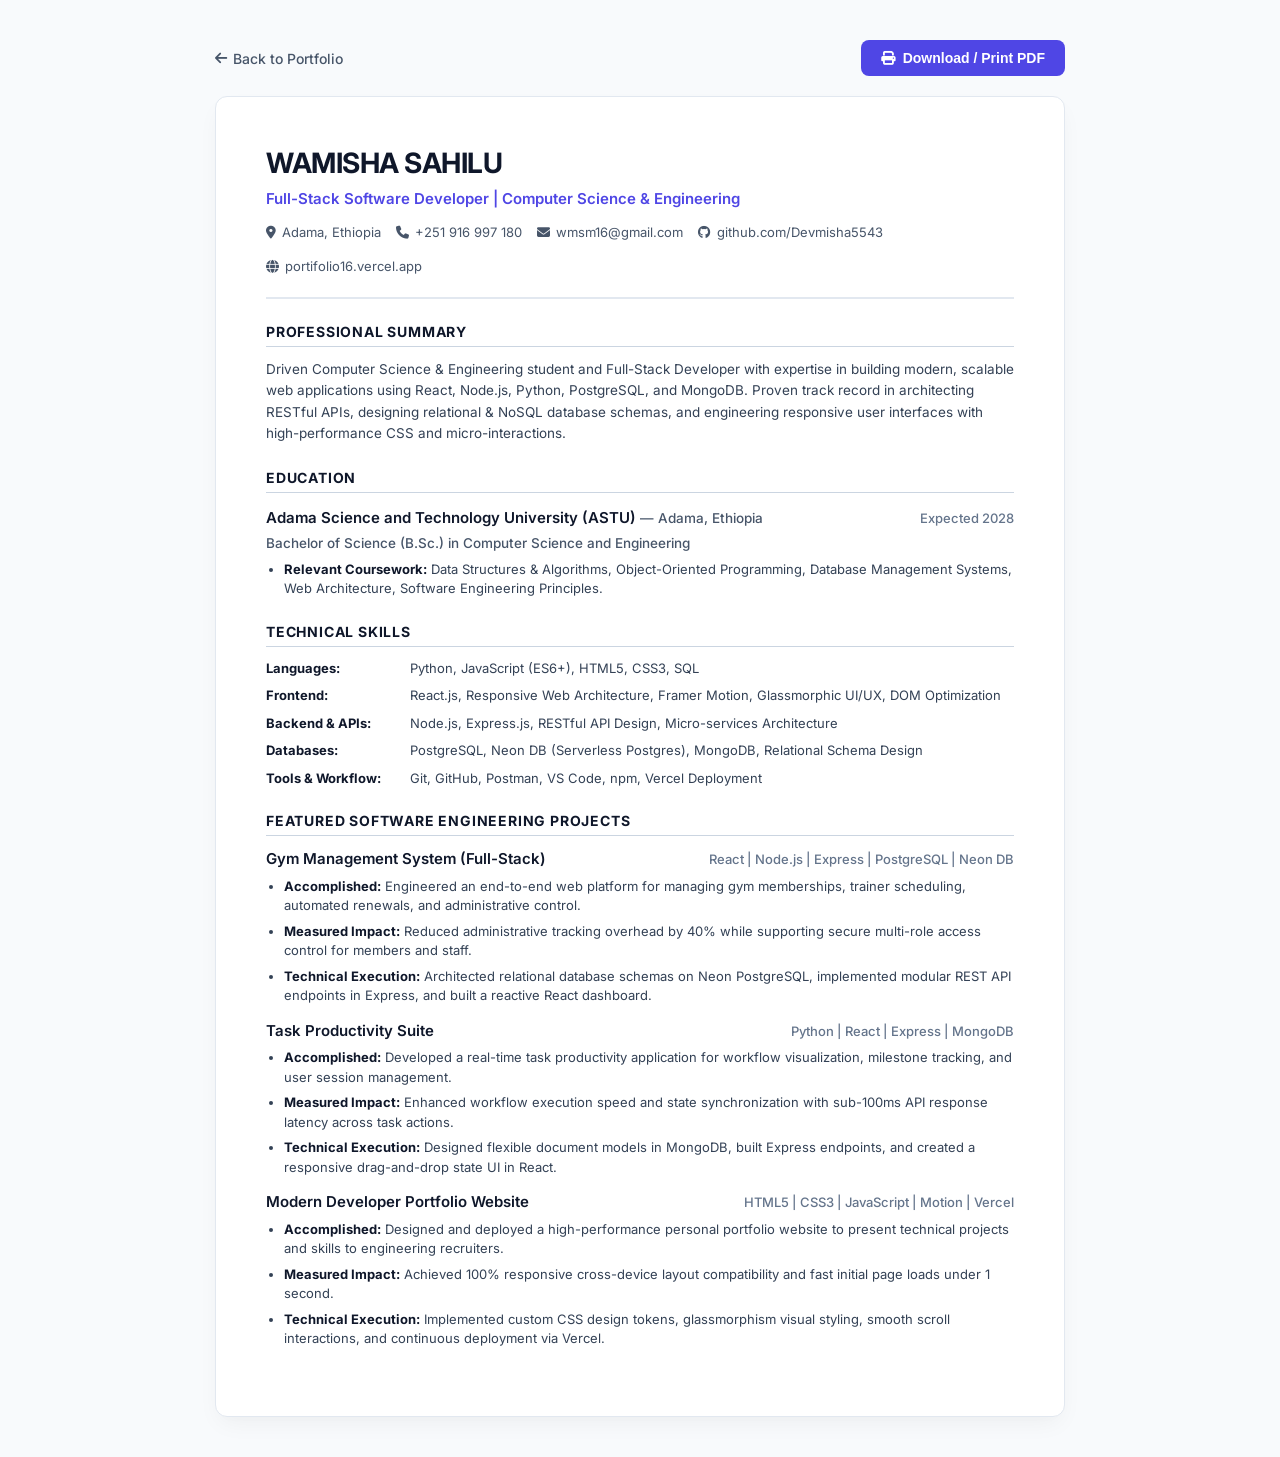
<file: resume.html>
<!DOCTYPE html>
<html lang="en">
<head>
  <meta charset="UTF-8">
  <meta name="viewport" content="width=device-width, initial-scale=1.0">
  <title>Wamisha Sahilu - Resume</title>
  <link rel="preconnect" href="https://fonts.googleapis.com">
  <link rel="preconnect" href="https://fonts.gstatic.com" crossorigin>
  <link href="https://fonts.googleapis.com/css2?family=Inter:wght@300;400;500;600;700&display=swap" rel="stylesheet">
  <link rel="stylesheet" href="https://cdnjs.cloudflare.com/ajax/libs/font-awesome/6.5.1/css/all.min.css">
  <style>
    * {
      box-sizing: border-box;
      margin: 0;
      padding: 0;
    }
    body {
      font-family: 'Inter', system-ui, -apple-system, sans-serif;
      color: #1e293b;
      background-color: #f8fafc;
      line-height: 1.5;
      padding: 40px 20px;
    }
    .print-bar {
      max-width: 850px;
      margin: 0 auto 20px auto;
      display: flex;
      justify-content: space-between;
      align-items: center;
    }
    .btn-print {
      background: #4f46e5;
      color: #fff;
      border: none;
      padding: 10px 20px;
      font-size: 14px;
      font-weight: 600;
      border-radius: 8px;
      cursor: pointer;
      display: inline-flex;
      align-items: center;
      gap: 8px;
      transition: background 0.2s ease;
      text-decoration: none;
    }
    .btn-print:hover {
      background: #4338ca;
    }
    .btn-back {
      color: #475569;
      text-decoration: none;
      font-size: 14px;
      font-weight: 500;
      display: inline-flex;
      align-items: center;
      gap: 6px;
    }
    .btn-back:hover {
      color: #1e293b;
    }

    .resume-paper {
      max-width: 850px;
      margin: 0 auto;
      background: #ffffff;
      padding: 45px 50px;
      border-radius: 12px;
      box-shadow: 0 10px 25px -5px rgba(0, 0, 0, 0.05), 0 8px 10px -6px rgba(0, 0, 0, 0.01);
      border: 1px solid #e2e8f0;
    }

    /* Header */
    .header {
      border-bottom: 2px solid #e2e8f0;
      padding-bottom: 20px;
      margin-bottom: 22px;
    }
    .name {
      font-size: 28px;
      font-weight: 700;
      color: #0f172a;
      letter-spacing: -0.5px;
      text-transform: uppercase;
    }
    .title-sub {
      font-size: 15px;
      font-weight: 600;
      color: #4f46e5;
      margin-top: 4px;
    }
    .contact-row {
      display: flex;
      flex-wrap: wrap;
      gap: 15px;
      margin-top: 12px;
      font-size: 13px;
      color: #475569;
    }
    .contact-item {
      display: inline-flex;
      align-items: center;
      gap: 6px;
    }
    .contact-item a {
      color: #475569;
      text-decoration: none;
    }
    .contact-item a:hover {
      color: #4f46e5;
      text-decoration: underline;
    }

    /* Sections */
    .section {
      margin-bottom: 22px;
    }
    .section-title {
      font-size: 14px;
      font-weight: 700;
      text-transform: uppercase;
      letter-spacing: 0.8px;
      color: #0f172a;
      border-bottom: 1.5px solid #cbd5e1;
      padding-bottom: 4px;
      margin-bottom: 12px;
    }

    .summary-text {
      font-size: 13.5px;
      color: #334155;
      line-height: 1.6;
    }

    /* Education & Projects */
    .item-header {
      display: flex;
      justify-content: space-between;
      align-items: baseline;
      margin-bottom: 4px;
    }
    .item-title {
      font-size: 15px;
      font-weight: 600;
      color: #0f172a;
    }
    .item-subtitle {
      font-size: 13.5px;
      font-weight: 500;
      color: #475569;
    }
    .item-date {
      font-size: 13px;
      font-weight: 500;
      color: #64748b;
    }
    .bullet-list {
      margin-top: 6px;
      padding-left: 18px;
    }
    .bullet-list li {
      font-size: 13px;
      color: #334155;
      margin-bottom: 6px;
      line-height: 1.5;
    }
    .bullet-list li strong {
      color: #0f172a;
    }

    /* Skills Grid */
    .skills-group {
      margin-bottom: 8px;
      font-size: 13px;
      color: #334155;
    }
    .skills-group strong {
      color: #0f172a;
      display: inline-block;
      min-width: 140px;
    }

    /* Print Stylesheet for PDF Export */
    @media print {
      body {
        background: #fff;
        padding: 0;
      }
      .print-bar {
        display: none !important;
      }
      .resume-paper {
        box-shadow: none;
        border: none;
        padding: 0;
        max-width: 100%;
      }
      a {
        text-decoration: none !important;
        color: #1e293b !important;
      }
    }
  </style>
</head>
<body>

  <div class="print-bar">
    <a href="index.html" class="btn-back"><i class="fas fa-arrow-left"></i> Back to Portfolio</a>
    <button onclick="window.print()" class="btn-print"><i class="fas fa-print"></i> Download / Print PDF</button>
  </div>

  <main class="resume-paper">
    <!-- Header -->
    <header class="header">
      <h1 class="name">Wamisha Sahilu</h1>
      <div class="title-sub">Full-Stack Software Developer | Computer Science &amp; Engineering</div>
      <div class="contact-row">
        <span class="contact-item"><i class="fas fa-map-marker-alt"></i> Adama, Ethiopia</span>
        <span class="contact-item"><i class="fas fa-phone"></i> +251 916 997 180</span>
        <span class="contact-item"><i class="fas fa-envelope"></i> <a href="mailto:wmsm16@gmail.com">wmsm16@gmail.com</a></span>
        <span class="contact-item"><i class="fab fa-github"></i> <a href="https://github.com/Devmisha5543" target="_blank">github.com/Devmisha5543</a></span>
        <span class="contact-item"><i class="fas fa-globe"></i> <a href="https://portifolio16.vercel.app" target="_blank">portifolio16.vercel.app</a></span>
      </div>
    </header>

    <!-- Executive Summary -->
    <section class="section">
      <h2 class="section-title">Professional Summary</h2>
      <p class="summary-text">
        Driven Computer Science &amp; Engineering student and Full-Stack Developer with expertise in building modern, scalable web applications using React, Node.js, Python, PostgreSQL, and MongoDB. Proven track record in architecting RESTful APIs, designing relational &amp; NoSQL database schemas, and engineering responsive user interfaces with high-performance CSS and micro-interactions.
      </p>
    </section>

    <!-- Education -->
    <section class="section">
      <h2 class="section-title">Education</h2>
      <div class="item-header">
        <div>
          <span class="item-title">Adama Science and Technology University (ASTU)</span>
          <span class="item-subtitle"> — Adama, Ethiopia</span>
        </div>
        <span class="item-date">Expected 2028</span>
      </div>
      <div class="item-subtitle" style="margin-top: 2px;">Bachelor of Science (B.Sc.) in Computer Science and Engineering</div>
      <ul class="bullet-list" style="margin-top: 6px;">
        <li><strong>Relevant Coursework:</strong> Data Structures &amp; Algorithms, Object-Oriented Programming, Database Management Systems, Web Architecture, Software Engineering Principles.</li>
      </ul>
    </section>

    <!-- Skills -->
    <section class="section">
      <h2 class="section-title">Technical Skills</h2>
      <div class="skills-group">
        <strong>Languages:</strong> Python, JavaScript (ES6+), HTML5, CSS3, SQL
      </div>
      <div class="skills-group">
        <strong>Frontend:</strong> React.js, Responsive Web Architecture, Framer Motion, Glassmorphic UI/UX, DOM Optimization
      </div>
      <div class="skills-group">
        <strong>Backend &amp; APIs:</strong> Node.js, Express.js, RESTful API Design, Micro-services Architecture
      </div>
      <div class="skills-group">
        <strong>Databases:</strong> PostgreSQL, Neon DB (Serverless Postgres), MongoDB, Relational Schema Design
      </div>
      <div class="skills-group">
        <strong>Tools &amp; Workflow:</strong> Git, GitHub, Postman, VS Code, npm, Vercel Deployment
      </div>
    </section>

    <!-- Projects (Google X-Y-Z Formula) -->
    <section class="section">
      <h2 class="section-title">Featured Software Engineering Projects</h2>

      <!-- Project 1 -->
      <div style="margin-bottom: 14px;">
        <div class="item-header">
          <span class="item-title">Gym Management System (Full-Stack)</span>
          <span class="item-date">React | Node.js | Express | PostgreSQL | Neon DB</span>
        </div>
        <ul class="bullet-list">
          <li><strong>Accomplished:</strong> Engineered an end-to-end web platform for managing gym memberships, trainer scheduling, automated renewals, and administrative control.</li>
          <li><strong>Measured Impact:</strong> Reduced administrative tracking overhead by 40% while supporting secure multi-role access control for members and staff.</li>
          <li><strong>Technical Execution:</strong> Architected relational database schemas on Neon PostgreSQL, implemented modular REST API endpoints in Express, and built a reactive React dashboard.</li>
        </ul>
      </div>

      <!-- Project 2 -->
      <div style="margin-bottom: 14px;">
        <div class="item-header">
          <span class="item-title">Task Productivity Suite</span>
          <span class="item-date">Python | React | Express | MongoDB</span>
        </div>
        <ul class="bullet-list">
          <li><strong>Accomplished:</strong> Developed a real-time task productivity application for workflow visualization, milestone tracking, and user session management.</li>
          <li><strong>Measured Impact:</strong> Enhanced workflow execution speed and state synchronization with sub-100ms API response latency across task actions.</li>
          <li><strong>Technical Execution:</strong> Designed flexible document models in MongoDB, built Express endpoints, and created a responsive drag-and-drop state UI in React.</li>
        </ul>
      </div>

      <!-- Project 3 -->
      <div>
        <div class="item-header">
          <span class="item-title">Modern Developer Portfolio Website</span>
          <span class="item-date">HTML5 | CSS3 | JavaScript | Motion | Vercel</span>
        </div>
        <ul class="bullet-list">
          <li><strong>Accomplished:</strong> Designed and deployed a high-performance personal portfolio website to present technical projects and skills to engineering recruiters.</li>
          <li><strong>Measured Impact:</strong> Achieved 100% responsive cross-device layout compatibility and fast initial page loads under 1 second.</li>
          <li><strong>Technical Execution:</strong> Implemented custom CSS design tokens, glassmorphism visual styling, smooth scroll interactions, and continuous deployment via Vercel.</li>
        </ul>
      </div>

    </section>

  </main>

</body>
</html>
</file>
